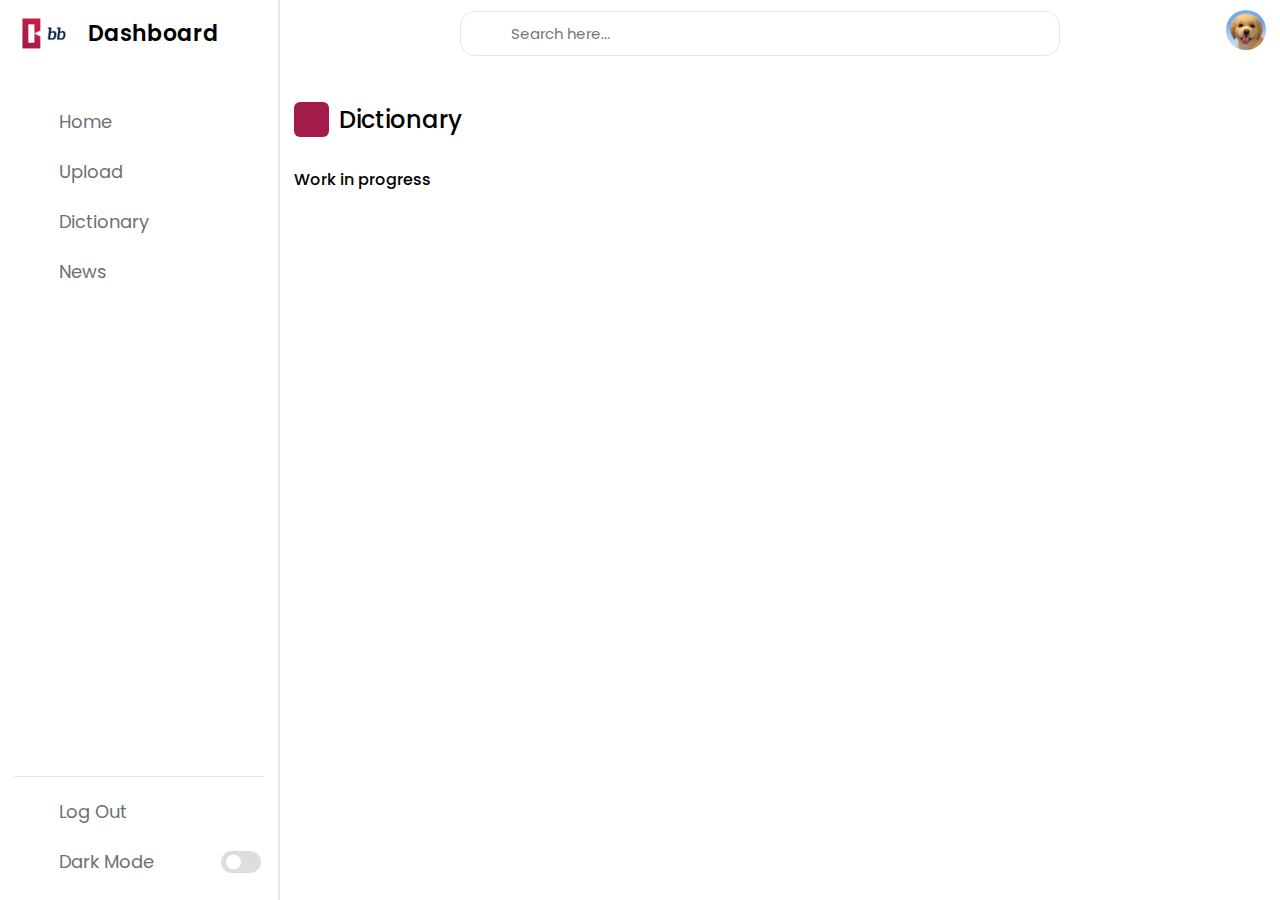
<file: html/dictionary.html>
<!DOCTYPE html>
<html lang="en">
  <head>
    <meta charset="UTF-8" />
    <meta http-equiv="X-UA-Compatible" content="IE=edge" />
    <meta name="viewport" content="width=device-width, initial-scale=1.0" />
    <link rel="icon" href="../css/img/claro.png" />
    <link rel="stylesheet" href="../css/common.css ">
    <link rel="stylesheet" href="../css/dictionary.css">
    <link
      rel="stylesheet"
      href="https://unicons.iconscout.com/release/v4.0.0/css/line.css"
    />

    <title>LS Dashboard</title>
  </head>
  <body>
    <nav>
      <div class="logo-name">
        <div class="logo-image">
          <img id="logo" src="../css/img/claro.png" alt="" />
        </div>
        <span class="logo_name">Dashboard</span>
      </div>
      <div class="menu-items">
        <ul class="nav-links">
          <li>
            <a href="home.html">
              <i class="uil uil-estate"></i>
              <span class="link-name">Home</span>
            </a>
          </li>
          <li>
            <a href="upload.html">
              <i class="uil uil-file-upload"></i>
              <span class="link-name">Upload</span>
            </a>
          </li>
          <li>
            <a href="dictionary.html">
              <i class="uil uil-diary"></i>
              <span class="link-name">Dictionary</span>
            </a>
          </li>
          <li>
            <a href="news.html">
              <i class="uil uil-newspaper"></i>
              <span class="link-name">News</span>
            </a>
          </li>
        </ul>

        <ul class="logout-mode">
          <li>
            <a href="../index.html">
              <i class="uil uil-signout"></i>
              <span class="link-name">Log Out</span>
            </a>
          </li>
          <li class="mode">
            <a href="#">
              <i class="uil uil-moon"></i>
              <span class="link-name">Dark Mode</span>
            </a>
            <div class="mode-toggle">
              <span class="switch"></span>
            </div>
          </li>
        </ul>
      </div>
    </nav>

    <section class="dashboard">
      <div class="top">
        <i class="uil uil-bars sidebar-toggle"></i>

        <div class="search-box">
          <i class="uil uil-search-alt"></i>
          <input type="text" placeholder="Search here..." />
        </div>
        <div class="drop">
          <img id="profileimg" src="../css/img/profile.png " alt="" />
          <div class="dropdown hide">
            <ul>
              <li>
                <a href="profile.html">
                  <span class="menu">Profile</span>
                </a>
              </li>
              <li>
                <a href="">
                  <span class="menu">Settings</span>
                </a>
              </li>
              <li>
                <a href="feedback.html">
                  <span class="menu">Feedback</span>
                </a>
              </li>
            </ul>
          </div>
        </div>
      </div>

      <div class="dash-content">
        <div class="overview">
          <div class="title">
            <i class="uil uil-file-upload"></i>
            <span class="text">Dictionary</span>
          </div>
          <i class="uil uil-no-entry work-in-progress"></i>
          <span class="work-in-progress">Work in progress</span>
          <i class="uil uil-no-entry work-in-progress"></i>
          <div class="boxes">

              <div class="box usa1">
                <span style="white-space: pre-line" id="usa1"> </span>
              </div>
              <br>
              <div class="box usa2">
                <span style="white-space: pre-line" id="usa2"> </span>
              </div>
              <br>
              <div class="box usa3">
                <span style="white-space: pre-line" id="usa3"> </span>
              </div>
              <br>
              <div class="box usa4">
                <span style="white-space: pre-line" id="usa4"> </span>
              </div>

            </div>
          </div>
        </div>
        </div>
      </div>
    </section>
    
    <script src="../js/home.js"></script>
    <script src="../js/dictionary.js"></script>
  </body>
</html>
</file>
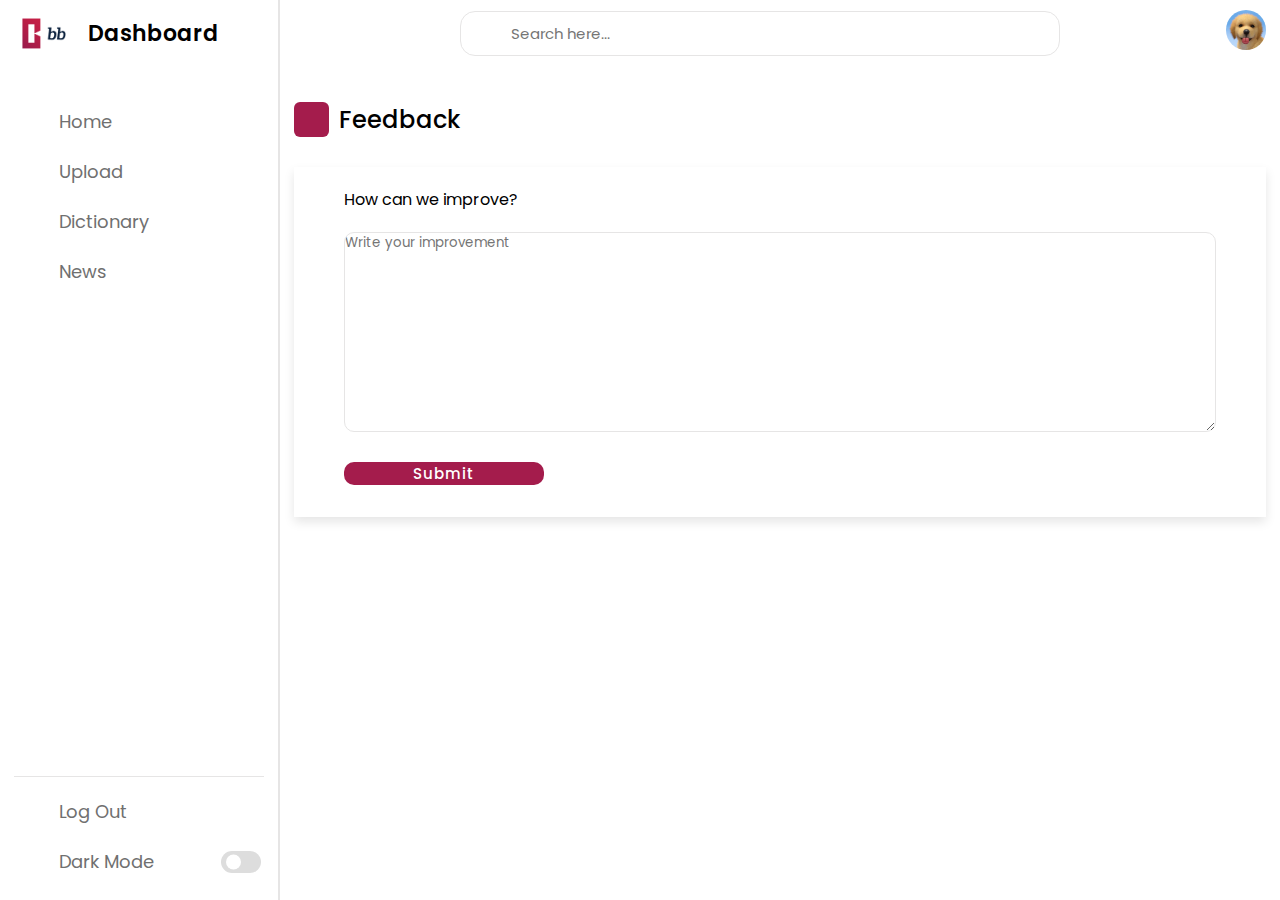
<file: html/feedback.html>
<!DOCTYPE html>
<html lang="en">
  <head>
    <meta charset="UTF-8" />
    <meta http-equiv="X-UA-Compatible" content="IE=edge" />
    <meta name="viewport" content="width=device-width, initial-scale=1.0" />
    <link rel="icon" href="../css/img/claro.png" />
    <link rel="stylesheet" href="../css/common.css">
    <link rel="stylesheet" href="../css/feedback.css" />
    <link
      rel="stylesheet"
      href="https://unicons.iconscout.com/release/v4.0.0/css/line.css"
    />

    <title>LS Dashboard</title>
  </head>
  <body>
    <nav>
      <div class="logo-name">
        <div class="logo-image">
          <img id="logo" src="../css/img/claro.png" alt="" />
        </div>
        <span class="logo_name">Dashboard</span>
      </div>
      <div class="menu-items">
        <ul class="nav-links">
          <li>
            <a href="home.html">
              <i class="uil uil-estate"></i>
              <span class="link-name">Home</span>
            </a>
          </li>
          <li>
            <a href="upload.html">
              <i class="uil uil-file-upload"></i>
              <span class="link-name">Upload</span>
            </a>
          </li>
          <li>
            <a href="dictionary.html">
              <i class="uil uil-diary"></i>
              <span class="link-name">Dictionary</span>
            </a>
          </li>
          <li>
            <a href="news.html">
              <i class="uil uil-newspaper"></i>
              <span class="link-name">News</span>
            </a>
          </li>
        </ul>

        <ul class="logout-mode">
          <li>
            <a href="../index.html">
              <i class="uil uil-signout"></i>
              <span class="link-name">Log Out</span>
            </a>
          </li>
          <li class="mode">
            <a href="#">
              <i class="uil uil-moon"></i>
              <span class="link-name">Dark Mode</span>
            </a>
            <div class="mode-toggle">
              <span class="switch"></span>
            </div>
          </li>
        </ul>
      </div>
    </nav>

    <section class="dashboard">
      <div class="top">
        <i class="uil uil-bars sidebar-toggle"></i>

        <div class="search-box">
          <i class="uil uil-search-alt"></i>
          <input type="text" placeholder="Search here..." />
        </div>
        <div class="drop">
          <img id="profileimg" src="../css/img/profile.png " alt="" />
          <div class="dropdown hide">
            <ul>
              <li>
                <a href="profile.html">
                  <span class="menu">Profile</span>
                </a>
              </li>
              <li>
                <a href="">
                  <span class="menu">Settings</span>
                </a>
              </li>
              <li>
                <a href="feedback.html">
                  <span class="menu">Feedback</span>
                </a>
              </li>
            </ul>
          </div>
        </div>
      </div>

      <div class="dash-content">
        <div class="overview">
          <div class="title">
            <i class="uil uil-feedback"></i>
            <span class="text">Feedback</span>
          </div>

          <div class="boxes">
            <div class="box1">
              <div class="form">
                <span class="text"> How can we improve?</span>
                <textarea class="feedback" rows="10" placeholder="Write your improvement"></textarea>
                <div>
                <button class="formbutton">Submit</button>
                </div>
                
              </div>
              
            </div>
            </div>
          </div>
        </div>
        </div>
      </div>
    </section>

    <script src="../js/home.js"></script>
  </body>
</html>
</file>
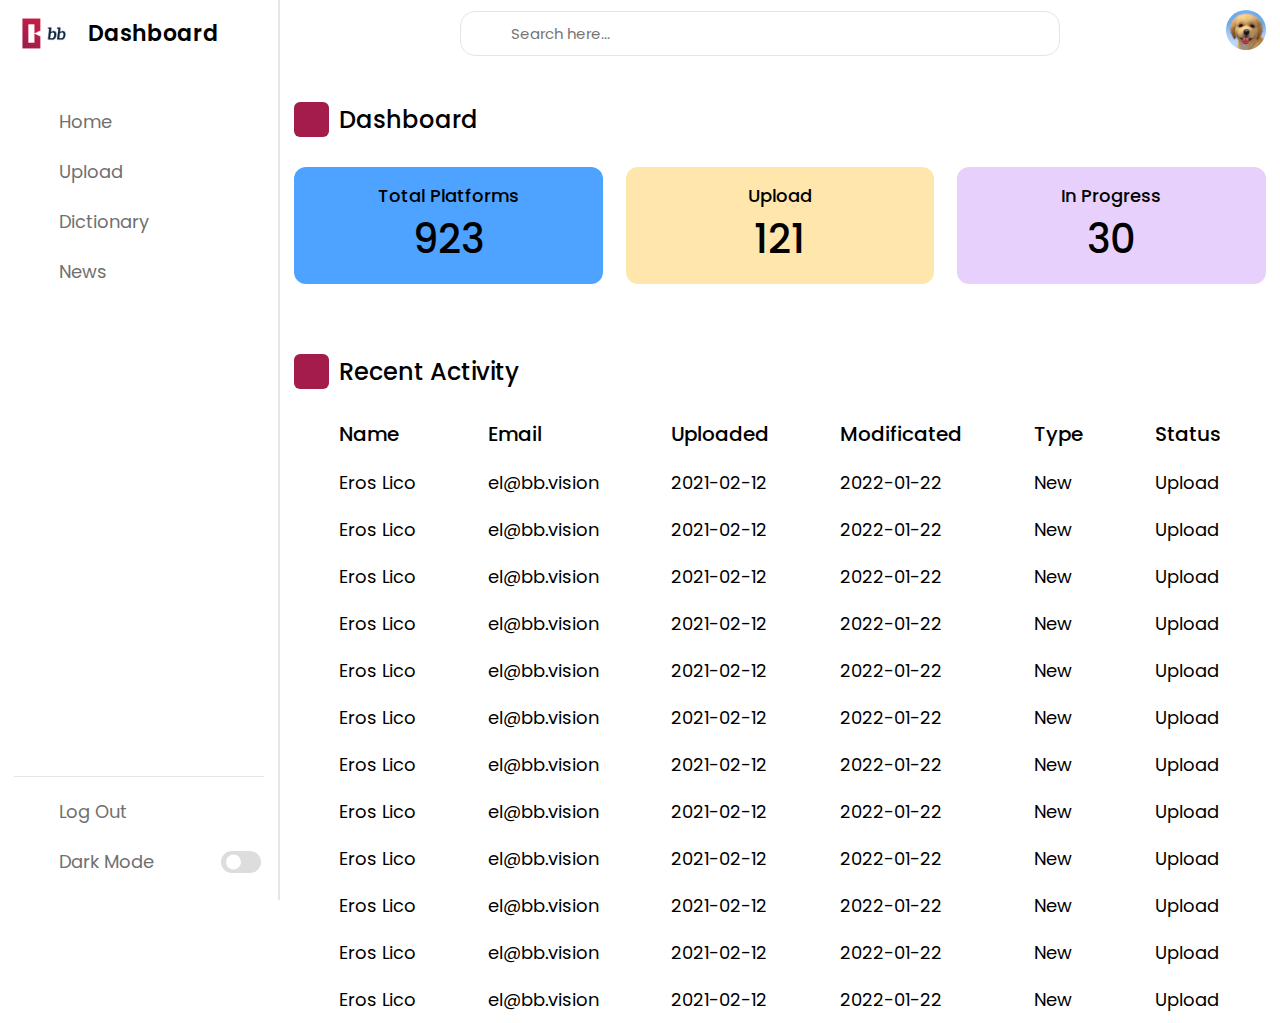
<file: html/home.html>
<!DOCTYPE html>
<html lang="en">
  <head>
    <meta charset="UTF-8" />
    <meta http-equiv="X-UA-Compatible" content="IE=edge" />
    <meta name="viewport" content="width=device-width, initial-scale=1.0" />
    <link rel="icon" href="../css/img/claro.png" />
    <link rel="stylesheet" href="../css/home.css" />
    <link
      rel="stylesheet"
      href="https://unicons.iconscout.com/release/v4.0.0/css/line.css"
    />

    <title>LS Dashboard</title>
  </head>
  <body>
    <nav>
      <div class="logo-name">
        <div class="logo-image">
          <img id="logo" src="../css/img/claro.png" alt="" />
        </div>
        <span class="logo_name">Dashboard</span>
      </div>
      <div class="menu-items">
        <ul class="nav-links">
          <li>
            <a href="home.html">
              <i class="uil uil-estate"></i>
              <span class="link-name">Home</span>
            </a>
          </li>
          <li>
            <a href="upload.html">
              <i class="uil uil-file-upload"></i>
              <span class="link-name">Upload</span>
            </a>
          </li>
          <li>
            <a href="dictionary.html">
              <i class="uil uil-diary"></i>
              <span class="link-name">Dictionary</span>
            </a>
          </li>
          <li>
            <a href="news.html">
              <i class="uil uil-newspaper"></i>
              <span class="link-name">News</span>
            </a>
          </li>
        </ul>

        <ul class="logout-mode">
          <li>
            <a href="../index.html">
              <i class="uil uil-signout"></i>
              <span class="link-name">Log Out</span>
            </a>
          </li>
          <li class="mode">
            <a href="#">
              <i class="uil uil-moon"></i>
              <span class="link-name">Dark Mode</span>
            </a>
            <div class="mode-toggle">
              <span class="switch"></span>
            </div>
          </li>
        </ul>
      </div>
    </nav>

    <section class="dashboard">
      <div class="top">
        <i class="uil uil-bars sidebar-toggle"></i>

        <div class="search-box">
          <i class="uil uil-search-alt"></i>
          <input type="text" placeholder="Search here..." />
        </div>
        <div class="drop">
          <img id="profileimg" src="../css/img/profile.png " alt="" />
          <div class="dropdown hide">
            <ul>
              <li>
                <a href="profile.html">
                  <span class="menu">Profile</span>
                </a>
              </li>
              <li>
                <a href="">
                  <span class="menu">Settings</span>
                </a>
              </li>
              <li>
                <a href="feedback.html">
                  <span class="menu">Feedback</span>
                </a>
              </li>
            </ul>
          </div>
        </div>
      </div>

      <div class="dash-content">
        <div class="overview">
          <div class="title">
            <i class="uil uil-tachometer-fast"></i>
            <span class="text">Dashboard</span>
          </div>

          <div class="boxes">
            <div class="box box1">
              <i class="uil uil-laptop-cloud"></i>
              <span class="text">Total Platforms</span>
              <span class="number">923</span>
            </div>

            <div class="box box2">
              <i class="uil uil-cloud"></i>
              <span class="text">Upload</span>
              <span class="number">121</span>
            </div>

            <div class="box box3">
              <i class="uil uil-constructor"></i>
              <span class="text">In Progress</span>
              <span class="number">30</span>
            </div>
          </div>
        </div>

        <div class="activity">
          <div class="title">
            <i class="uil uil-clock-three"></i>
            <span class="text">Recent Activity</span>
          </div>

          <div class="activity-data">
            <div class="data names">
              <span class="data-title">Name</span>
              <span class="data-list">Eros Lico</span>
              <span class="data-list">Eros Lico</span>
              <span class="data-list">Eros Lico</span>
              <span class="data-list">Eros Lico</span>
              <span class="data-list">Eros Lico</span>
              <span class="data-list">Eros Lico</span>
              <span class="data-list">Eros Lico</span>
              <span class="data-list">Eros Lico</span>
              <span class="data-list">Eros Lico</span>
              <span class="data-list">Eros Lico</span>
              <span class="data-list">Eros Lico</span>
              <span class="data-list">Eros Lico</span>
            </div>

            <div class="data email">
              <span class="data-title">Email</span>
              <span class="data-list">el@bb.vision</span>
              <span class="data-list">el@bb.vision</span>
              <span class="data-list">el@bb.vision</span>
              <span class="data-list">el@bb.vision</span>
              <span class="data-list">el@bb.vision</span>
              <span class="data-list">el@bb.vision</span>
              <span class="data-list">el@bb.vision</span>
              <span class="data-list">el@bb.vision</span>
              <span class="data-list">el@bb.vision</span>
              <span class="data-list">el@bb.vision</span>
              <span class="data-list">el@bb.vision</span>
              <span class="data-list">el@bb.vision</span>
            </div>

            <div class="data joined">
              <span class="data-title">Uploaded</span>
              <span class="data-list">2021-02-12</span>
              <span class="data-list">2021-02-12</span>
              <span class="data-list">2021-02-12</span>
              <span class="data-list">2021-02-12</span>
              <span class="data-list">2021-02-12</span>
              <span class="data-list">2021-02-12</span>
              <span class="data-list">2021-02-12</span>
              <span class="data-list">2021-02-12</span>
              <span class="data-list">2021-02-12</span>
              <span class="data-list">2021-02-12</span>
              <span class="data-list">2021-02-12</span>
              <span class="data-list">2021-02-12</span>
            </div>

            <div class="data joined">
              <span class="data-title">Modificated</span>
              <span class="data-list">2022-01-22</span>
              <span class="data-list">2022-01-22</span>
              <span class="data-list">2022-01-22</span>
              <span class="data-list">2022-01-22</span>
              <span class="data-list">2022-01-22</span>
              <span class="data-list">2022-01-22</span>
              <span class="data-list">2022-01-22</span>
              <span class="data-list">2022-01-22</span>
              <span class="data-list">2022-01-22</span>
              <span class="data-list">2022-01-22</span>
              <span class="data-list">2022-01-22</span>
              <span class="data-list">2022-01-22</span>
            </div>

            <div class="data type">
              <span class="data-title">Type</span>
              <span class="data-list">New</span>
              <span class="data-list">New</span>
              <span class="data-list">New</span>
              <span class="data-list">New</span>
              <span class="data-list">New</span>
              <span class="data-list">New</span>
              <span class="data-list">New</span>
              <span class="data-list">New</span>
              <span class="data-list">New</span>
              <span class="data-list">New</span>
              <span class="data-list">New</span>
              <span class="data-list">New</span>
            </div>

            <div class="data status">
              <span class="data-title">Status</span>
              <span class="data-list">Upload</span>
              <span class="data-list">Upload</span>
              <span class="data-list">Upload</span>
              <span class="data-list">Upload</span>
              <span class="data-list">Upload</span>
              <span class="data-list">Upload</span>
              <span class="data-list">Upload</span>
              <span class="data-list">Upload</span>
              <span class="data-list">Upload</span>
              <span class="data-list">Upload</span>
              <span class="data-list">Upload</span>
              <span class="data-list">Upload</span>
            </div>
          </div>
        </div>
      </div>
    </section>

    <script src="../js/home.js"></script>
  </body>
</html>
</file>
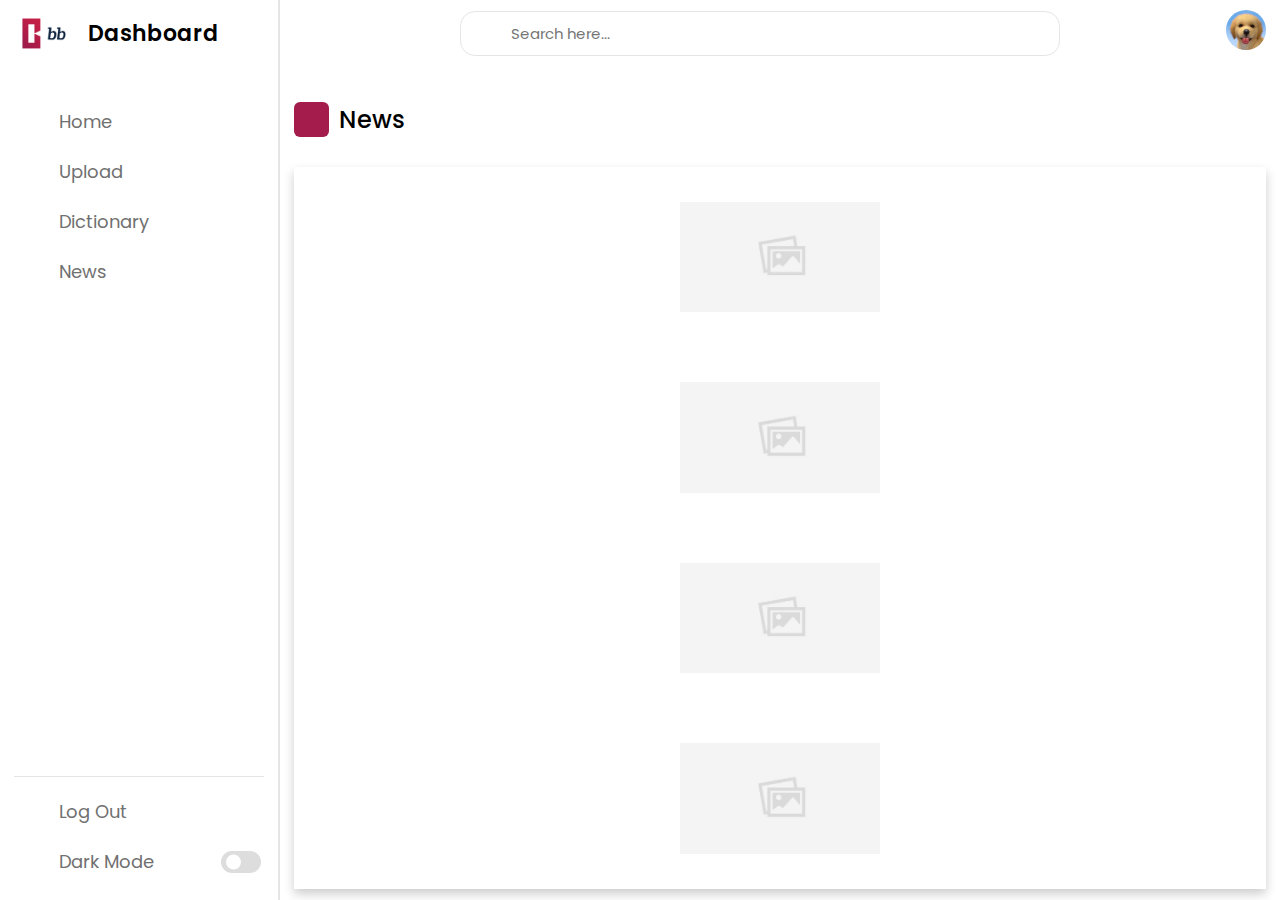
<file: html/news.html>
<!DOCTYPE html>
<html lang="en">
  <head>
    <meta charset="UTF-8" />
    <meta http-equiv="X-UA-Compatible" content="IE=edge" />
    <meta name="viewport" content="width=device-width, initial-scale=1.0" />
    <link rel="icon" href="../css/img/claro.png" />
    <link rel="stylesheet" href="../css/common.css" />
    <link rel="stylesheet" href="../css/news.css" />
    <link
      rel="stylesheet"
      href="https://unicons.iconscout.com/release/v4.0.0/css/line.css"
    />

    <title>LS Dashboard</title>
  </head>
  <body>
    <nav>
      <div class="logo-name">
        <div class="logo-image">
          <img id="logo" src="../css/img/claro.png" alt="" />
        </div>
        <span class="logo_name">Dashboard</span>
      </div>
      <div class="menu-items">
        <ul class="nav-links">
          <li>
            <a href="home.html">
              <i class="uil uil-estate"></i>
              <span class="link-name">Home</span>
            </a>
          </li>
          <li>
            <a href="upload.html">
              <i class="uil uil-file-upload"></i>
              <span class="link-name">Upload</span>
            </a>
          </li>
          <li>
            <a href="dictionary.html">
              <i class="uil uil-diary"></i>
              <span class="link-name">Dictionary</span>
            </a>
          </li>
          <li>
            <a href="news.html">
              <i class="uil uil-newspaper"></i>
              <span class="link-name">News</span>
            </a>
          </li>
        </ul>

        <ul class="logout-mode">
          <li>
            <a href="../index.html">
              <i class="uil uil-signout"></i>
              <span class="link-name">Log Out</span>
            </a>
          </li>
          <li class="mode">
            <a href="#">
              <i class="uil uil-moon"></i>
              <span class="link-name">Dark Mode</span>
            </a>
            <div class="mode-toggle">
              <span class="switch"></span>
            </div>
          </li>
        </ul>
      </div>
    </nav>

    <section class="dashboard">
      <div class="top">
        <i class="uil uil-bars sidebar-toggle"></i>

        <div class="search-box">
          <i class="uil uil-search-alt"></i>
          <input type="text" placeholder="Search here..." />
        </div>
        <div class="drop">
          <img id="profileimg" src="../css/img/profile.png " alt="" />
          <div class="dropdown hide">
            <ul>
              <li>
                <a href="profile.html">
                  <span class="menu">Profile</span>
                </a>
              </li>
              <li>
                <a href="">
                  <span class="menu">Settings</span>
                </a>
              </li>
              <li>
                <a href="feedback.html">
                  <span class="menu">Feedback</span>
                </a>
              </li>
            </ul>
          </div>
        </div>
      </div>

      <div class="dash-content">
        <div class="overview">
          <div class="title">
            <i class="uil uil-newspaper"></i>
            <span class="text">News</span>
          </div>

          <div class="boxes">
            <div class="newsbox">
              <div class="box news1">
                <span class="texto" id="news1"> </span>
                <img id="img1" src="../css/img/noimg.jpg" alt="" />
              </div>
              <div class="box news2">
                <span id="news2"> </span>
                <img id="img2" src="../css/img/noimg.jpg" alt="" />
              </div>
              <div class="box news3">
                <span id="news3"> </span>
                <img id="img3" src="../css/img/noimg.jpg" alt="" />
              </div>
              <div class="box news4">
                <span id="news4"> </span>
                <img id="img4" src="../css/img/noimg.jpg" alt="" />
              </div>
              </div>
            </div>
          </div>
        </div>
      </div>
    </section>

    <script src="../js/home.js"></script>
    <script src="../js/news.js"></script>
  </body>
</html>
</file>
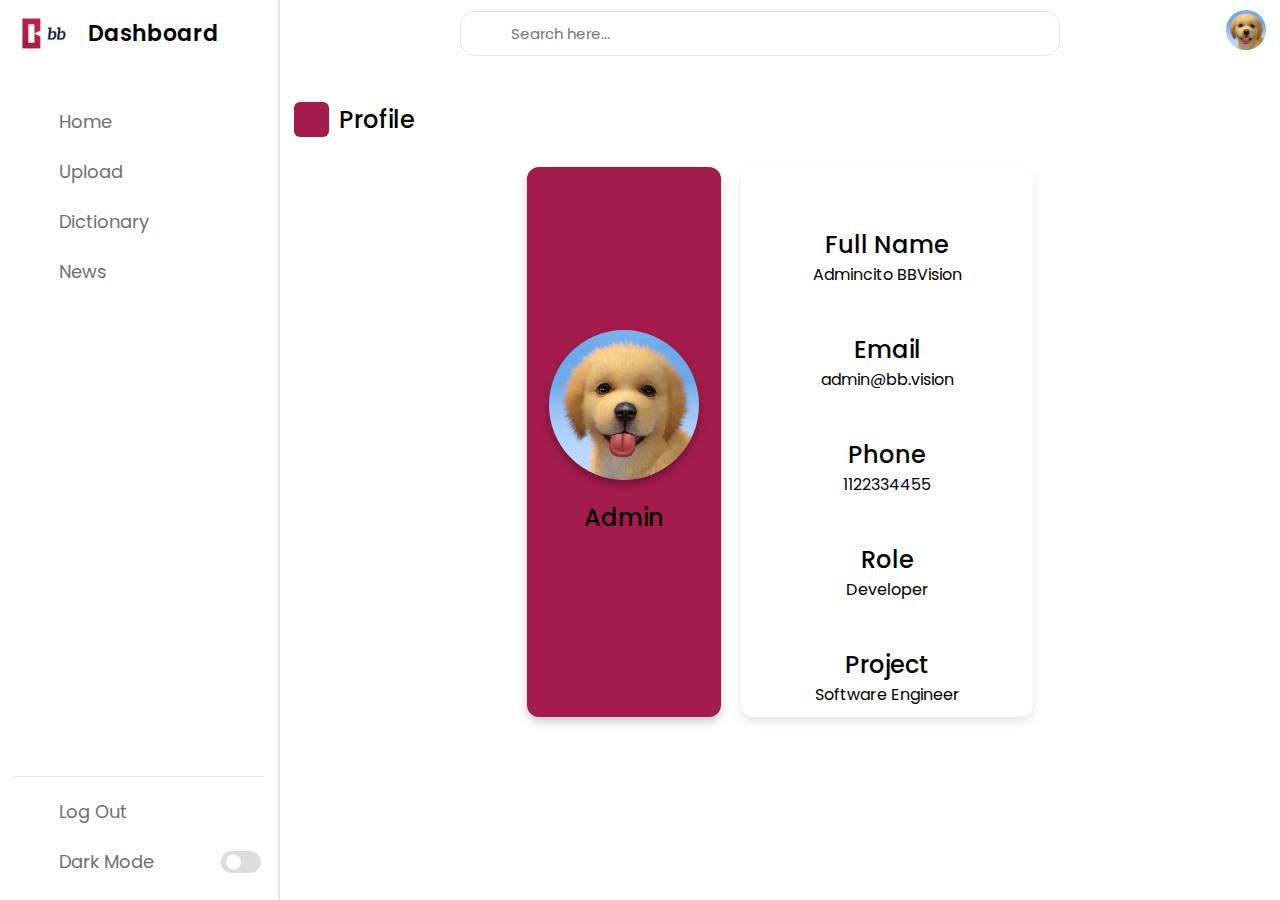
<file: html/profile.html>
<!DOCTYPE html>
<html lang="en">
  <head>
    <meta charset="UTF-8" />
    <meta http-equiv="X-UA-Compatible" content="IE=edge" />
    <meta name="viewport" content="width=device-width, initial-scale=1.0" />
    <link rel="icon" href="../css/img/claro.png" />
    <link rel="stylesheet" href="../css/home.css" />
    <link rel="stylesheet" href="../css/profile.css" />
    <link
      rel="stylesheet"
      href="https://unicons.iconscout.com/release/v4.0.0/css/line.css"
    />

    <title>LS Dashboard</title>
  </head>
  <body>
    <nav>
      <div class="logo-name">
        <div class="logo-image">
          <img id="logo" src="../css/img/claro.png" alt="" />
        </div>
        <span class="logo_name">Dashboard</span>
      </div>
      <div class="menu-items">
        <ul class="nav-links">
          <li>
            <a href="home.html">
              <i class="uil uil-estate"></i>
              <span class="link-name">Home</span>
            </a>
          </li>
          <li>
            <a href="upload.html">
              <i class="uil uil-file-upload"></i>
              <span class="link-name">Upload</span>
            </a>
          </li>
          <li>
            <a href="dictionary.html">
              <i class="uil uil-diary"></i>
              <span class="link-name">Dictionary</span>
            </a>
          </li>
          <li>
            <a href="news.html">
              <i class="uil uil-newspaper"></i>
              <span class="link-name">News</span>
            </a>
          </li>
        </ul>

        <ul class="logout-mode">
          <li>
            <a href="../index.html">
              <i class="uil uil-signout"></i>
              <span class="link-name">Log Out</span>
            </a>
          </li>
          <li class="mode">
            <a href="#">
              <i class="uil uil-moon"></i>
              <span class="link-name">Dark Mode</span>
            </a>
            <div class="mode-toggle">
              <span class="switch"></span>
            </div>
          </li>
        </ul>
      </div>
    </nav>

    <section class="dashboard">
      <div class="top">
        <i class="uil uil-bars sidebar-toggle"></i>

        <div class="search-box">
          <i class="uil uil-search-alt"></i>
          <input type="text" placeholder="Search here..." />
        </div>
        <div class="drop">
          <img id="profileimg" src="../css/img/profile.png " alt="" />
          <div class="dropdown hide">
            <ul>
              <li>
                <a href="profile.html">
                  <span class="menu">Profile</span>
                </a>
              </li>
              <li>
                <a href="">
                  <span class="menu">Settings</span>
                </a>
              </li>
              <li>
                <a href="feedback.html">
                  <span class="menu">Feedback</span>
                </a>
              </li>
            </ul>
          </div>
        </div>
      </div>

      <div class="dash-content">
        <div class="overview">
          <div class="title">
            <i class="uil uil-user"></i>
            <span class="text">Profile</span>
          </div>

          <div class="boxesprof">
            <div class="profile1">
              <img class="imgprofile" src="../css/img/profile.png " alt="" />
              <span class="text1">Admin</span>
              <span class="text2"></span>
              <span class="text2"></span>
              <span class="text2"></span>
            </div>

            <div class="profile2">
              <span class="text3">Full Name</span>
              <span class="text4">Admincito BBVision</span>
              <span class="text3">Email</span>
              <span class="text4">admin@bb.vision</span>
              <span class="text3">Phone</span>
              <span class="text4">1122334455</span>
              <span class="text3">Role</span>
              <span class="text4">Developer</span>
              <span class="text3">Project</span>
              <span class="text4">Software Engineer</span>
            </div>
          </div>
        </div>
      </div>
    </section>

    <script src="../js/home.js"></script>
  </body>
</html>
</file>
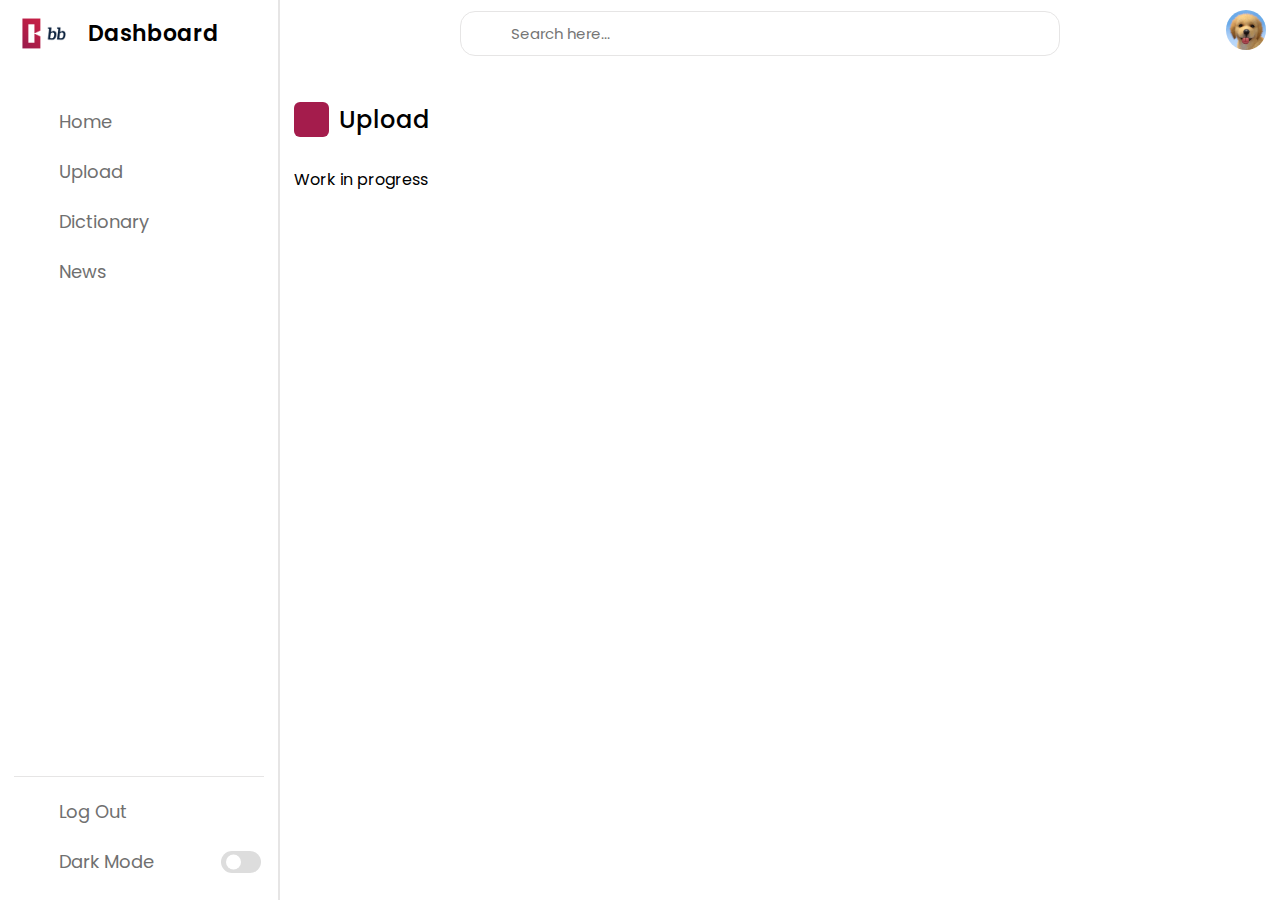
<file: html/upload.html>
<!DOCTYPE html>
<html lang="en">
  <head>
    <meta charset="UTF-8" />
    <meta http-equiv="X-UA-Compatible" content="IE=edge" />
    <meta name="viewport" content="width=device-width, initial-scale=1.0" />
    <link rel="icon" href="../css/img/claro.png" />
    <link rel="stylesheet" href="../css/common.css ">
    <link
      rel="stylesheet"
      href="https://unicons.iconscout.com/release/v4.0.0/css/line.css"
    />

    <title>LS Dashboard</title>
  </head>
  <body>
    <nav>
      <div class="logo-name">
        <div class="logo-image">
          <img id="logo" src="../css/img/claro.png" alt="" />
        </div>
        <span class="logo_name">Dashboard</span>
      </div>
      <div class="menu-items">
        <ul class="nav-links">
          <li>
            <a href="home.html">
              <i class="uil uil-estate"></i>
              <span class="link-name">Home</span>
            </a>
          </li>
          <li>
            <a href="upload.html">
              <i class="uil uil-file-upload"></i>
              <span class="link-name">Upload</span>
            </a>
          </li>
          <li>
            <a href="dictionary.html">
              <i class="uil uil-diary"></i>
              <span class="link-name">Dictionary</span>
            </a>
          </li>
          <li>
            <a href="news.html">
              <i class="uil uil-newspaper"></i>
              <span class="link-name">News</span>
            </a>
          </li>
        </ul>

        <ul class="logout-mode">
          <li>
            <a href="../index.html">
              <i class="uil uil-signout"></i>
              <span class="link-name">Log Out</span>
            </a>
          </li>
          <li class="mode">
            <a href="#">
              <i class="uil uil-moon"></i>
              <span class="link-name">Dark Mode</span>
            </a>
            <div class="mode-toggle">
              <span class="switch"></span>
            </div>
          </li>
        </ul>
      </div>
    </nav>

    <section class="dashboard">
      <div class="top">
        <i class="uil uil-bars sidebar-toggle"></i>

        <div class="search-box">
          <i class="uil uil-search-alt"></i>
          <input type="text" placeholder="Search here..." />
        </div>
        <div class="drop">
          <img id="profileimg" src="../css/img/profile.png " alt="" />
          <div class="dropdown hide">
            <ul>
              <li>
                <a href="profile.html">
                  <span class="menu">Profile</span>
                </a>
              </li>
              <li>
                <a href="">
                  <span class="menu">Settings</span>
                </a>
              </li>
              <li>
                <a href="feedback.html">
                  <span class="menu">Feedback</span>
                </a>
              </li>
            </ul>
          </div>
        </div>
      </div>

      <div class="dash-content">
        <div class="overview">
          <div class="title">
            <i class="uil uil-file-upload"></i>
            <span class="text">Upload</span>
          </div>
          <i class="uil uil-no-entry work-in-progress"></i>
          <span class="work-in-progress">Work in progress</span>
          <i class="uil uil-no-entry work-in-progress"></i>
          <div class="boxes">
            <div class="box1">


            </div>
            </div>
          </div>
        </div>
        </div>
      </div>
    </section>

    <script src="../js/home.js"></script>
  </body>
</html>
</file>
<file: css/common.css>
@import url("https://fonts.googleapis.com/css2?family=Poppins:wght@200;300;400;500;600&display=swap");

* {
  margin: 0;
  padding: 0;
  box-sizing: border-box;
  font-family: "Poppins", sans-serif;
}

:root {
  --primary-color: #a41c4c;
  --panel-color: #fff;
  --text-color: #000;
  --black-light-color: #707070;
  --border-color: #e6e5e5;
  --toggle-color: #ddd;
  --box1-color: #4da3ff;
  --box2-color: #ffe6ac;
  --box3-color: #e7d1fc;
  --title-icon-color: #fff;

  --tran-05: all 0.5s ease;
  --tran-03: all 0.3s ease;
  --tran-03: all 0.2s ease;
}

body {
  min-height: 100vh;
}

body.dark {
  --primary-color: #3a3b3c;
  --panel-color: #242526;
  --text-color: #ccc;
  --black-light-color: #ccc;
  --border-color: #4d4c4c;
  --toggle-color: #fff;
  --box1-color: #4372a59c;
  --box2-color: #e2c379a1;
  --box3-color: #9e80b9;
  --title-icon-color: #ccc;
}

nav {
  position: fixed;
  top: 0;
  left: 0;
  height: 100vh;
  width: 280px;
  padding: 10px 14px;
  background-color: var(--panel-color);
  border-right: 2px solid var(--border-color);
  transition: var(--tran-05);
}

nav.close {
  width: 73px;
}

nav .logo-name {
  display: flex;
  align-items: center;
}

nav .logo-image {
  display: flex;
  justify-content: center;
  min-width: 45px;
}

nav .logo-image img {
  width: 60px;
  object-fit: cover;
}

nav .logo-name .logo_name {
  font-size: 22px;
  font-weight: 600;
  color: var(--text-color);
  margin-left: 14px;
  transition: var(--tran-05);
}

nav.close .logo_name {
  opacity: 0;
  pointer-events: none;
}

nav .menu-items {
  margin-top: 40px;
  height: calc(100% - 90px);
  display: flex;
  flex-direction: column;
  justify-content: space-between;
}

.menu-items li {
  list-style: none;
}

.menu-items li a {
  align-items: center;
  display: flex;
  height: 50px;
  text-decoration: none;
  position: relative;
}

.nav-links li a:hover:before {
  content: "";
  position: absolute;
  left: -7px;
  height: 5px;
  width: 5px;
  border-radius: 50%;
  background-color: var(--primary-color);
}

body.dark li a:hover:before {
  background-color: var(--text-color);
}

.menu-items li a i {
  font-size: 24px;
  min-width: 45px;
  height: 100%;
  display: flex;
  align-items: center;
  justify-content: center;
  color: grey;
}

.menu-items li a .link-name {
  font-size: 18px;
  font-weight: 400;
  color: var(--black-light-color);
  transition: var(--tran-05);
}

nav.close li a .link-name {
  opacity: 0;
  pointer-events: none;
}

.nav-links li a:hover i,
.nav-links li a:hover .link-name {
  color: var(--primary-color);
}

.logout-mode li a:hover i,
.logout-mode li a:hover .link-name {
  color: var(--primary-color);
}

.logout-mode li a:hover:before {
  content: "";
  position: absolute;
  left: -7px;
  height: 5px;
  width: 5px;
  border-radius: 50%;
  background-color: var(--primary-color);
}

.menu-items .logout-mode {
  padding-top: 10px;
  border-top: 1px solid var(--border-color);
}

.menu-items .mode {
  display: flex;
  align-items: center;
  white-space: nowrap;
}

.menu-items .mode-toggle {
  position: absolute;
  right: 15px;
  height: 50px;
  min-width: 45px;
  display: flex;
  align-items: center;
  justify-content: center;
  cursor: pointer;
}

.mode-toggle .switch {
  position: relative;
  display: inline-block;
  height: 22px;
  width: 40px;
  border-radius: 25px;
  background-color: var(--toggle-color);
}

.switch:before {
  content: "";
  position: absolute;
  left: 5px;
  top: 50%;
  transform: translateY(-50%);
  height: 15px;
  width: 15px;
  background-color: var(--panel-color);
  border-radius: 25px;
  transition: var(--tran-03);
}

body.dark .switch:before {
  left: 20px;
}

.dashboard {
  position: relative;
  left: 280px;
  background-color: var(--panel-color);
  min-height: 100vh;
  width: calc(100% - 280px);
  padding: 10px 14px;
  transition: var(--tran-05);
}

nav.close ~ .dashboard {
  left: 73px;
  width: calc(100% - 73px);
}

.dashboard .top {
  position: fixed;
  top: 0;
  left: 280px;
  display: flex;
  width: calc(100% - 280px);
  justify-content: space-between;
  align-items: center;
  padding: 10px 14px;
  background-color: var(--panel-color);
  transition: var(--tran-05);
}

nav.close ~ .dashboard .top {
  left: 73px;
  width: calc(100% - 73px);
}

.dashboard .top .sidebar-toggle {
  font-size: 26px;
  color: var(--text-color);
  cursor: pointer;
}

.dashboard .top .search-box {
  position: relative;
  height: 45px;
  max-width: 600px;
  width: 100%;
  margin: 0 30px;
}

.top .search-box input {
  position: absolute;
  border: 1px solid var(--border-color);
  background-color: var(--panel-color);
  padding: 0 25px 0 50px;
  border-radius: 15px;
  height: 100%;
  width: 100%;
  color: var(--black-light-color);
  font-size: 15px;
  font-weight: 400;
  outline: none;
}

.top .search-box i {
  position: absolute;
  left: 15px;
  font-size: 22px;
  z-index: 10;
  top: 50%;
  transform: translateY(-50%);
  color: var(--black-light-color);
}

.top img {
  height: 40px;
  width: 40px;
  border-radius: 50%;
  cursor: pointer;
}

.dropdown {
  height: 130px;
  width: 180px;
  background-color: var(--panel-color);
  position: absolute;
  margin-left: -145px;
  border-radius: 15px;
  box-shadow: 0 5px 10px rgba(0, 0, 0, 0.2);
}

.dropdown li {
  list-style: none;
  display: flex;
  justify-content: center;
}

.dropdown li a {
  text-decoration: none;
  margin-top: 10px;
  font-size: 18px;
  font-weight: 400;
  color: var(--black-light-color);
  transition: var(--tran-05);
}

.dropdown.hide {
  display: none;
  text-decoration: none;
}

.menu:hover {
  color: var(--primary-color);
  transition: var(--tran-03);
}

.menu:hover {
  color: var(--primary-color);
  transition: var(--tran-03);
}

.dashboard .dash-content {
  padding-top: 22px;
}

body.dark .dashboard .dash-content {
  padding-top: 22px;
}

.dash-content .title {
  display: flex;
  align-items: center;
  margin: 70px 0 30px 0;
}

.dash-content .title i {
  height: 35px;
  width: 35px;
  background-color: var(--primary-color);
  border-radius: 6px;
  color: var(--title-icon-color);
  display: flex;
  align-items: center;
  justify-content: center;
  font-size: 24px;
}

.dash-content .title .text {
  font-size: 24px;
  font-weight: 500;
  color: var(--text-color);
  margin-left: 10px;
}

.dash-content .boxes {
  display: flex;
  align-items: center;
  justify-content: space-between;
}
</file>
<file: css/dictionary.css>
@import url("https://fonts.googleapis.com/css2?family=Poppins:wght@200;300;400;500;600&display=swap");

:root {
  --primary-color: #a41c4c;
  --panel-color: #fff;
  --text-color: #000;
  --black-light-color: #707070;
  --border-color: #e6e5e5;
  --toggle-color: #ddd;
  --box1-color: #4da3ff;
  --box2-color: #ffe6ac;
  --box3-color: #e7d1fc;
  --title-icon-color: #fff;

  --tran-05: all 0.5s ease;
  --tran-03: all 0.3s ease;
  --tran-03: all 0.2s ease;
}

body {
  min-height: 100vh;
}

body.dark {
  --primary-color: #3a3b3c;
  --panel-color: #242526;
  --text-color: #ccc;
  --black-light-color: #ccc;
  --border-color: #4d4c4c;
  --toggle-color: #fff;
  --box1-color: #4372a59c;
  --box2-color: #e2c379a1;
  --box3-color: #9e80b9;
  --title-icon-color: #ccc;
}

.work-in-progress {
  font-weight: 500;
  color: var(--text-color);
}

.boxes {
  color: var(--text-color);
  margin-top: 20px;
}
</file>
<file: css/feedback.css>
@import url("https://fonts.googleapis.com/css2?family=Poppins:wght@200;300;400;500;600&display=swap");

:root {
  --primary-color: #a41c4c;
  --panel-color: #fff;
  --text-color: #000;
  --black-light-color: #707070;
  --border-color: #e6e5e5;
  --toggle-color: #ddd;
  --box1-color: #4da3ff;
  --box2-color: #ffe6ac;
  --box3-color: #e7d1fc;
  --title-icon-color: #fff;

  --tran-05: all 0.5s ease;
  --tran-03: all 0.3s ease;
  --tran-03: all 0.2s ease;
}

body {
  min-height: 100vh;
}

body.dark {
  --primary-color: #3a3b3c;
  --panel-color: #242526;
  --text-color: #ccc;
  --black-light-color: #ccc;
  --border-color: #4d4c4c;
  --toggle-color: #fff;
  --box1-color: #4372a59c;
  --box2-color: #e2c379a1;
  --box3-color: #9e80b9;
  --title-icon-color: #ccc;
}

.boxes .box1 {
  width: 100%;
  max-height: 400px;
  height: 350px;
  box-shadow: 0 5px 10px rgba(0, 0, 0, 0.1);
}

.boxes .box1 .form {
  display: flex;
  flex-direction: column;
  margin: 20px 50px 0px 50px;
  color: var(--text-color);
}

.boxes .box1 .form .feedback {
  color: var(--text-color);
  margin-top: 20px;
  border-radius: 10px;
  border: none;
  outline: none;
  height: 200px;
  border: solid 1px var(--border-color);
  background-color: var(--panel-color);
}

.box1 .form .formbutton {
  border: none;
  color: #fff;
  font-size: 15px;
  font-weight: 500;
  letter-spacing: 1px;
  border-radius: 10px;
  background-color: var(--primary-color);
  cursor: pointer;
  width: 200px;
  margin-top: 30px;
  transition: all 0.2s ease;
}

.box1 .form .formbutton:hover {
  background-color: #a41c4cb2;
}
</file>
<file: css/home.css>
@import url("https://fonts.googleapis.com/css2?family=Poppins:wght@200;300;400;500;600&display=swap");

* {
  margin: 0;
  padding: 0;
  box-sizing: border-box;
  font-family: "Poppins", sans-serif;
}

:root {
  --primary-color: #a41c4c;
  --panel-color: #fff;
  --text-color: #000;
  --black-light-color: #707070;
  --border-color: #e6e5e5;
  --toggle-color: #ddd;
  --box1-color: #4da3ff;
  --box2-color: #ffe6ac;
  --box3-color: #e7d1fc;
  --title-icon-color: #fff;

  --tran-05: all 0.5s ease;
  --tran-03: all 0.3s ease;
  --tran-03: all 0.2s ease;
}

body {
  min-height: 100vh;
}

body.dark {
  --primary-color: #3a3b3c;
  --panel-color: #242526;
  --text-color: #ccc;
  --black-light-color: #ccc;
  --border-color: #4d4c4c;
  --toggle-color: #fff;
  --box1-color: #4372a59c;
  --box2-color: #e2c379a1;
  --box3-color: #9e80b9;
  --title-icon-color: #ccc;
}

nav {
  position: fixed;
  top: 0;
  left: 0;
  height: 100vh;
  width: 280px;
  padding: 10px 14px;
  background-color: var(--panel-color);
  border-right: 2px solid var(--border-color);
  transition: var(--tran-05);
}

nav.close {
  width: 73px;
}

nav .logo-name {
  display: flex;
  align-items: center;
}

nav .logo-image {
  display: flex;
  justify-content: center;
  min-width: 45px;
}

nav .logo-image img {
  width: 60px;
  object-fit: cover;
}

nav .logo-name .logo_name {
  font-size: 22px;
  font-weight: 600;
  color: var(--text-color);
  margin-left: 14px;
  transition: var(--tran-05);
}

nav.close .logo_name {
  opacity: 0;
  pointer-events: none;
}

nav .menu-items {
  margin-top: 40px;
  height: calc(100% - 90px);
  display: flex;
  flex-direction: column;
  justify-content: space-between;
}

.menu-items li {
  list-style: none;
}

.menu-items li a {
  align-items: center;
  display: flex;
  height: 50px;
  text-decoration: none;
  position: relative;
}

.nav-links li a:hover:before {
  content: "";
  position: absolute;
  left: -7px;
  height: 5px;
  width: 5px;
  border-radius: 50%;
  background-color: var(--primary-color);
}

body.dark li a:hover:before {
  background-color: var(--text-color);
}

.menu-items li a i {
  font-size: 24px;
  min-width: 45px;
  height: 100%;
  display: flex;
  align-items: center;
  justify-content: center;
  color: grey;
}

.menu-items li a .link-name {
  font-size: 18px;
  font-weight: 400;
  color: var(--black-light-color);
  transition: var(--tran-05);
}

nav.close li a .link-name {
  opacity: 0;
  pointer-events: none;
}

.nav-links li a:hover i,
.nav-links li a:hover .link-name {
  color: var(--primary-color);
}

.logout-mode li a:hover i,
.logout-mode li a:hover .link-name {
  color: var(--primary-color);
}

.logout-mode li a:hover:before {
  content: "";
  position: absolute;
  left: -7px;
  height: 5px;
  width: 5px;
  border-radius: 50%;
  background-color: var(--primary-color);
}

.menu-items .logout-mode {
  padding-top: 10px;
  border-top: 1px solid var(--border-color);
}

.menu-items .mode {
  display: flex;
  align-items: center;
  white-space: nowrap;
}

.menu-items .mode-toggle {
  position: absolute;
  right: 15px;
  height: 50px;
  min-width: 45px;
  display: flex;
  align-items: center;
  justify-content: center;
  cursor: pointer;
}

.mode-toggle .switch {
  position: relative;
  display: inline-block;
  height: 22px;
  width: 40px;
  border-radius: 25px;
  background-color: var(--toggle-color);
}

.switch:before {
  content: "";
  position: absolute;
  left: 5px;
  top: 50%;
  transform: translateY(-50%);
  height: 15px;
  width: 15px;
  background-color: var(--panel-color);
  border-radius: 25px;
  transition: var(--tran-03);
}

body.dark .switch:before {
  left: 20px;
}

.dashboard {
  position: relative;
  left: 280px;
  background-color: var(--panel-color);
  min-height: 100vh;
  width: calc(100% - 280px);
  padding: 10px 14px;
  transition: var(--tran-05);
}

nav.close ~ .dashboard {
  left: 73px;
  width: calc(100% - 73px);
}

.dashboard .top {
  position: fixed;
  top: 0;
  left: 280px;
  display: flex;
  width: calc(100% - 280px);
  justify-content: space-between;
  align-items: center;
  padding: 10px 14px;
  background-color: var(--panel-color);
  transition: var(--tran-05);
}

nav.close ~ .dashboard .top {
  left: 73px;
  width: calc(100% - 73px);
}

.dashboard .top .sidebar-toggle {
  font-size: 26px;
  color: var(--text-color);
  cursor: pointer;
}

.dashboard .top .search-box {
  position: relative;
  height: 45px;
  max-width: 600px;
  width: 100%;
  margin: 0 30px;
}

.top .search-box input {
  position: absolute;
  border: 1px solid var(--border-color);
  background-color: var(--panel-color);
  padding: 0 25px 0 50px;
  border-radius: 15px;
  height: 100%;
  width: 100%;
  color: var(--black-light-color);
  font-size: 15px;
  font-weight: 400;
  outline: none;
}

.top .search-box i {
  position: absolute;
  left: 15px;
  font-size: 22px;
  z-index: 10;
  top: 50%;
  transform: translateY(-50%);
  color: var(--black-light-color);
}

.top img {
  height: 40px;
  width: 40px;
  border-radius: 50%;
  cursor: pointer;
}

.dropdown {
  height: 130px;
  width: 180px;
  background-color: var(--panel-color);
  position: absolute;
  margin-left: -145px;
  border-radius: 15px;
  box-shadow: 0 5px 10px rgba(0, 0, 0, 0.2);
}

.dropdown li {
  list-style: none;
  display: flex;
  justify-content: center;
}

.dropdown li a {
  text-decoration: none;
  margin-top: 10px;
  font-size: 18px;
  font-weight: 400;
  color: var(--black-light-color);
  transition: var(--tran-05);
}

.dropdown.hide {
  display: none;
  text-decoration: none;
}

.menu:hover {
  color: var(--primary-color);
  transition: var(--tran-03);
}

.dashboard .dash-content {
  padding-top: 22px;
}

body.dark .dashboard .dash-content {
  padding-top: 22px;
}

.dash-content .title {
  display: flex;
  align-items: center;
  margin: 70px 0 30px 0;
}

.dash-content .title i {
  height: 35px;
  width: 35px;
  background-color: var(--primary-color);
  border-radius: 6px;
  color: var(--title-icon-color);
  display: flex;
  align-items: center;
  justify-content: center;
  font-size: 24px;
}

.dash-content .title .text {
  font-size: 24px;
  font-weight: 500;
  color: var(--text-color);
  margin-left: 10px;
}

.dash-content .boxes {
  display: flex;
  align-items: center;
  justify-content: space-between;
}

.dash-content .boxes .box {
  display: flex;
  flex-direction: column;
  align-items: center;
  border-radius: 12px;
  width: calc(100% / 3 - 15px);
  padding: 15px 20px;
  background-color: var(--box1-color);
}

.boxes .box i {
  font-size: 35px;
  color: var(--text-color);
}

.boxes .box .text {
  white-space: nowrap;
  font-size: 18px;
  font-weight: 500;
  color: var(--text-color);
}

.boxes .box .number {
  font-size: 40px;
  font-weight: 500;
  color: var(--text-color);
}

.boxes .box.box2 {
  background-color: var(--box2-color);
}

.boxes .box.box3 {
  background-color: var(--box3-color);
}

.dash-content .activity .activity-data {
  display: flex;
  justify-content: space-between;
  align-items: center;
  width: 100%;
  padding: 0 30px;
}

.activity .activity-data {
  display: flex;
}

.activity-data .data {
  display: flex;
  flex-direction: column;
  margin: 0 15px;
}

.activity-data .data-title {
  font-size: 20px;
  font-weight: 500;
  color: var(--text-color);
}

#right {
  border-radius: 1px solid;
}

.activity-data .data .data-list {
  font-size: 18px;
  font-weight: 400;
  margin-top: 20px;
  white-space: nowrap;
  color: var(--text-color);
}

@media (max-width: 1000px) {
  nav {
    width: 73px;
  }
  nav.close {
    width: 280px;
  }
  nav .logo_name {
    opacity: 0;
    pointer-events: none;
  }
  nav.close .logo_name {
    opacity: 1;
    pointer-events: auto;
  }
  nav li a .link-name {
    opacity: 0;
    pointer-events: none;
  }
  nav.close li a .link-name {
    opacity: 1;
    pointer-events: auto;
  }
  nav ~ .dashboard {
    left: 73px;
    width: calc(100% - 73px);
  }
  nav.close ~ .dashboard {
    left: 280px;
    width: calc(100% - 280px);
  }
  nav ~ .dashboard .top {
    left: 73px;
    width: calc(100% - 73px);
  }
  nav.close ~ .dashboard .top {
    left: 280px;
    width: calc(100% - 280px);
  }
}

@media (max-width: 900px) {
  .dash-content .activity .activity-data {
    display: flex;
    justify-content: space-between;
    align-items: center;
    width: 100%;
    overflow-y: scroll;
    padding: 5px;
  }
  .dash-content .boxes {
    flex-direction: column;
    gap: 10px;
  }
  .dash-content .boxes .box {
    width: 80%;
  }
}
</file>
<file: css/news.css>
:root {
  --primary-color: #a41c4c;
  --panel-color: #fff;
  --text-color: #000;
  --black-light-color: #707070;
  --border-color: #e6e5e5;
  --toggle-color: #ddd;
  --box1-color: #4da3ff;
  --box2-color: #ffe6ac;
  --box3-color: #e7d1fc;
  --title-icon-color: #fff;

  --tran-05: all 0.5s ease;
  --tran-03: all 0.3s ease;
  --tran-03: all 0.2s ease;

  --box-shadow: 0 5px 10px rgba(0, 0, 0, 0.1);
}

body.dark {
  --primary-color: #3a3b3c;
  --panel-color: #242526;
  --text-color: #ccc;
  --black-light-color: #ccc;
  --border-color: #4d4c4c;
  --toggle-color: #fff;
  --box1-color: #4372a59c;
  --box2-color: #e2c379a1;
  --box3-color: #9e80b9;
  --title-icon-color: #ccc;

  --box-shadow: 0 0.1px 2px #3a3b3c;
}

.boxes {
  display: flex;
  align-items: center;
  justify-content: center;
}

.boxes .newsbox {
  display: flex;
  width: 100%;
  justify-content: center;
  align-items: center;
  flex-direction: column;
  box-shadow: 0 5px 10px rgba(0, 0, 0, 0.2);
}

body.dark .boxes .newsbox {
  display: flex;
  justify-content: center;
  align-items: center;
  flex-direction: column;
  background-color: #3a3b3c;
}

.box {
  display: flex;
  align-items: center;
  flex-direction: column;
  border-radius: 12px;
  padding: 15px 60px;
  margin-bottom: 20px;
}

.box span {
  color: var(--text-color);
}

.box img {
  align-items: center;
  margin-top: 20px;
  max-width: 200px;
  max-height: 200px;
}
</file>
<file: css/profile.css>
@import url("https://fonts.googleapis.com/css2?family=Poppins:wght@200;300;400;500;600&display=swap");

* {
  margin: 0;
  padding: 0;
  box-sizing: border-box;
  font-family: "Poppins", sans-serif;
}

:root {
  --primary-color: #a41c4c;
  --panel-color: #fff;
  --text-color: #000;
  --black-light-color: #707070;
  --border-color: #e6e5e5;
  --toggle-color: #ddd;
  --box1-color: #4da3ff;
  --box2-color: #ffe6ac;
  --box3-color: #e7d1fc;
  --title-icon-color: #fff;

  --tran-05: all 0.5s ease;
  --tran-03: all 0.3s ease;
  --tran-03: all 0.2s ease;
}

body {
  min-height: 100vh;
}

body.dark {
  --primary-color: #3a3b3c;
  --panel-color: #242526;
  --text-color: #ccc;
  --black-light-color: #ccc;
  --border-color: #4d4c4c;
  --toggle-color: #fff;
  --box1-color: #4372a59c;
  --box2-color: #e2c379a1;
  --box3-color: #9e80b9;
  --title-icon-color: #ccc;
}

.dash-content .boxesprof {
  display: flex;
  justify-content: center;
}

.boxesprof .profile1 {
  display: flex;
  flex-direction: column;
  align-items: center;
  width: 20%;
  height: 550px;
  padding: 15px 20px;
  background-color: var(--primary-color);
  box-shadow: 0 5px 10px rgba(0, 0, 0, 0.2);
  border-radius: 12px;
  justify-content: center;
}

body.dark .boxesprof .profile1 {
  display: flex;
  flex-direction: column;
  align-items: center;
  width: 20%;
  height: 550px;
  padding: 15px 20px;
  background-color: #a05c74;
  box-shadow: 0 5px 10px rgba(0, 0, 0, 0.2);
  border-radius: 12px;
  justify-content: center;
}

.boxesprof .profile1 .imgprofile {
  width: 150px;
  border-radius: 100px;
  box-shadow: 0 5px 10px rgba(0, 0, 0, 0.3);
  margin-bottom: 20px;
}

.boxesprof .profile1 .text1 {
  color: var(--text-color);
  font-size: 24px;
  font-weight: 500;
  margin-bottom: 20px;
}

.boxesprof .profile2 {
  display: flex;
  flex-direction: column;
  margin-left: 20px;
  border-radius: 12px;
  width: 30%;
  height: 550px;
  padding: 15px 20px;
  box-shadow: 0 5px 10px rgba(0, 0, 0, 0.1);
  align-items: center;
}

.boxesprof .profile2 .text3 {
  color: var(--text-color);
  font-size: 24px;
  font-weight: 500;
  margin-top: 45px;
}

.boxesprof .profile2 .text4 {
  color: var(--text-color);
}
</file>
